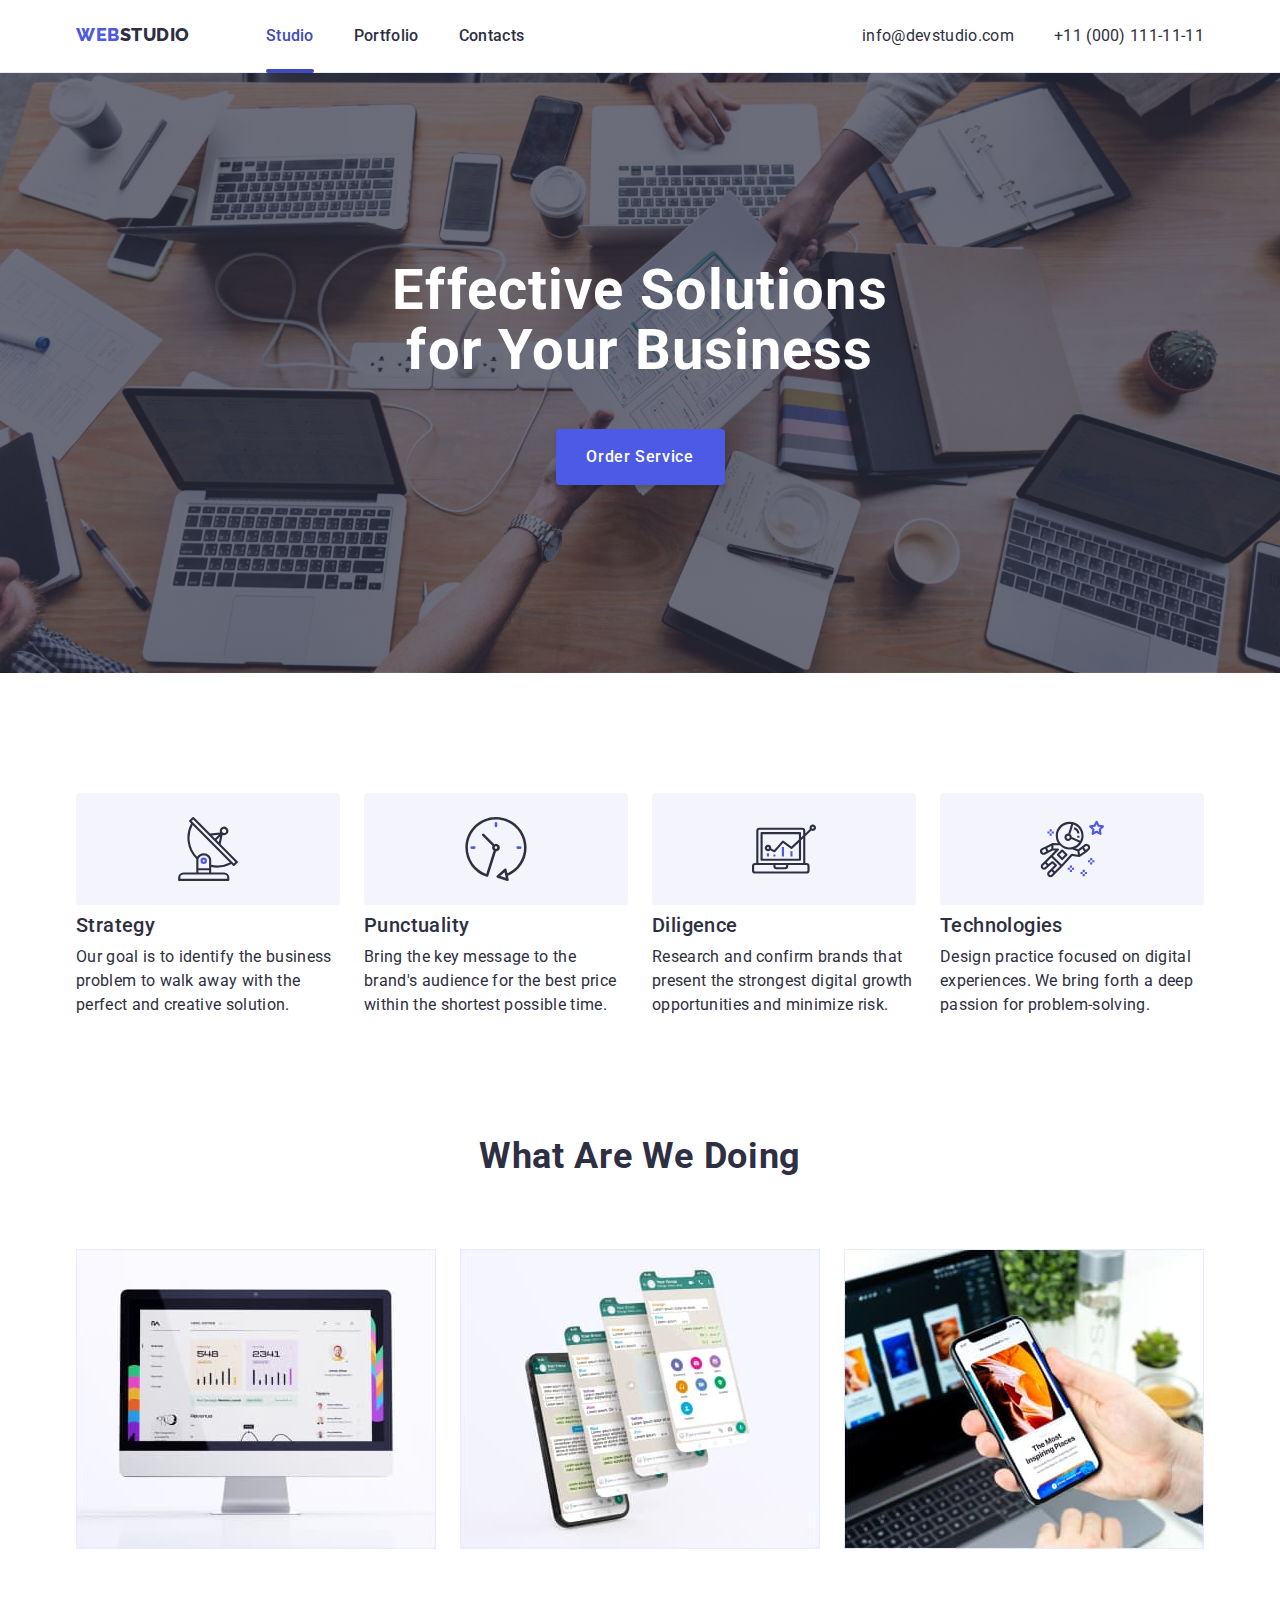
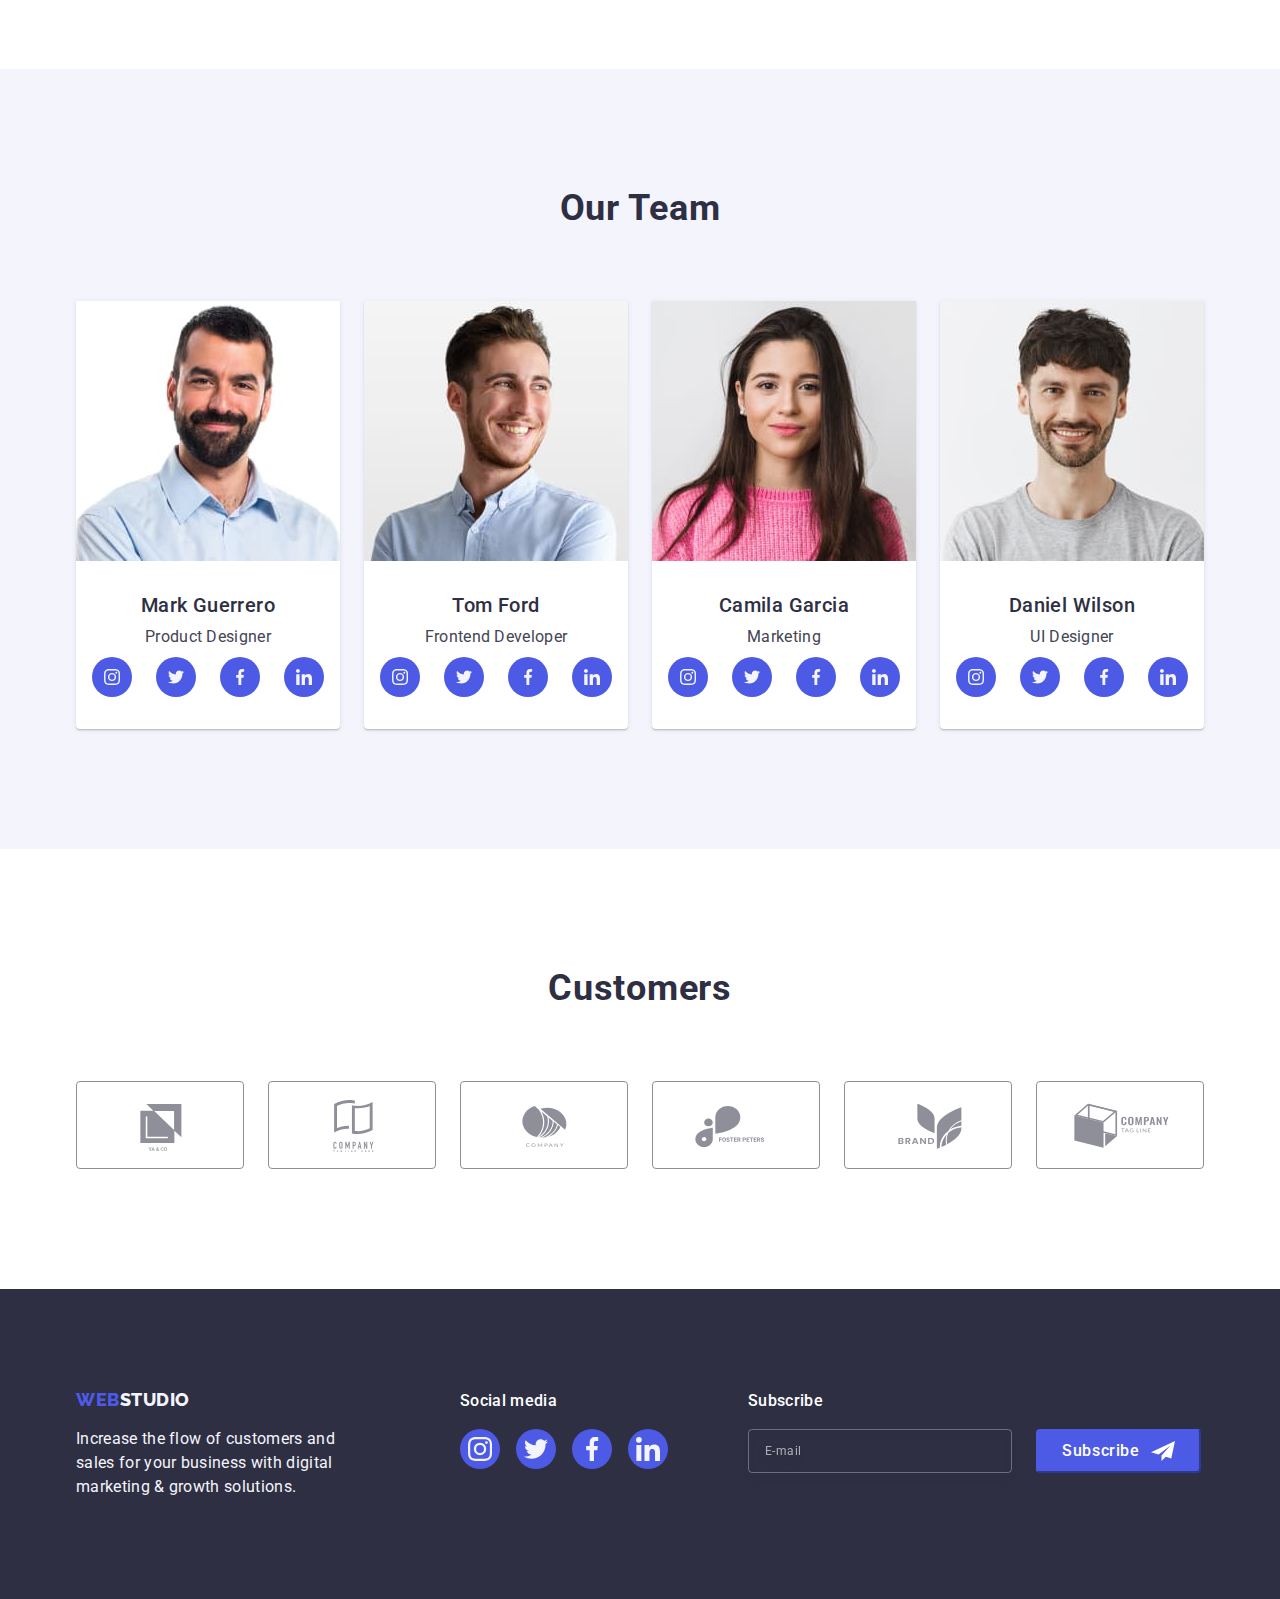
<file: index.html>
<!DOCTYPE html>
<html lang="en">
  <head>
    <meta charset="UTF-8" />
    <meta name="viewport" content="width=device-width, initial-scale=1.0" />

    <link rel="preconnect" href="https://fonts.googleapis.com" />
    <link rel="preconnect" href="https://fonts.gstatic.com" crossorigin />

    <link
      href="https://fonts.googleapis.com/css2?family=Raleway:ital,wght@0,800;1,800&family=Roboto:wght@400;500;700&display=swap"
      rel="stylesheet"
    />

    <link
      rel="stylesheet"
      href="https://cdn.jsdelivr.net/npm/modern-normalize@2.0.0/modern-normalize.min.css"
    />

    <link rel="stylesheet" href="./css/styles.css" />

    <title>WebStudio</title>
  </head>
  <body>
    <header class="header-studio">
      <div class="container">
        <nav class="header-studio-nav">
          <a href="./index.html" class="link nav-logo"
            >Web<span class="header-second-logo">Studio</span></a
          >
          <ul class="list nav-list">
            <li class="nav-list-item">
              <a class="link nav-item-link current" href="./index.html">Studio</a>
            </li>
            <li class="nav-list-item">
              <a class="link nav-item-link" href="./portfolio.html"
                >Portfolio</a
              >
            </li>
            <li class="nav-list-item">
              <a class="link nav-item-link" href="">Contacts</a>
            </li>
          </ul>
        </nav>

        <address class="header-studio-address">
          <ul class="list address-list">
            <li class="adress-list-item">
              <a class="link address-item-link" href="mailto:info@devstudio.com"
                >info@devstudio.com</a
              >
            </li>
            <li class="adress-list-item">
              <a class="link address-item-link" href="tel:+110001111111"
                >+11 (000) 111-11-11</a
              >
            </li>
          </ul>
        </address>
      </div>
    </header>
    <main class="main-studio">
      <!-- Section 1: Hero -->
      <section class="hero">
        <div class="container">
          <h1 class="hero-title">Effective Solutions for Your Business</h1>
          <button class="btn hero-btn" type="button" data-modal-open>Order Service</button>
        </div>
      </section>
      <!-- Section 2:  Features -->
      <section class="features section">
        <div class="container">
          <h2 class="visually-hidden">Products</h2>
          <ul class="list fratures-list card-set">
            <li class="features-list-item card-set-item">
              <div class="feater-icon-wrap">
                <svg class="featers-item-icon" width="64" height="64">
                  <use href="./images/icons.svg#icon-antenna"></use>
                </svg>
              </div>
              <h3 class="features-item-title">Strategy</h3>
              <p class="features-item-text">
                Our goal is to identify the business problem to walk away with
                the perfect and creative solution.
              </p>
            </li>
            <li class="features-list-item card-set-item">
              <div class="feater-icon-wrap">
                <svg class="featers-item-icon" width="64" height="64">
                  <use href="./images/icons.svg#icon-clock"></use>
                </svg>
              </div>
              <h3 class="features-item-title">Punctuality</h3>
              <p class="features-item-text">
                Bring the key message to the brand's audience for the best price
                within the shortest possible time.
              </p>
            </li>
            <li class="features-list-item card-set-item">
              <div class="feater-icon-wrap">
                <svg class="featers-item-icon" width="64" height="64">
                  <use href="./images/icons.svg#icon-diagram"></use>
                </svg>
              </div>
              <h3 class="features-item-title">Diligence</h3>
              <p class="features-item-text">
                Research and confirm brands that present the strongest digital
                growth opportunities and minimize risk.
              </p>
            </li>
            <li class="features-list-item card-set-item">
              <div class="feater-icon-wrap">
                <svg class="featers-item-icon" width="64" height="64">
                  <use href="./images/icons.svg#icon-astronaut"></use>
                </svg>
              </div>
              <h3 class="features-item-title">Technologies</h3>
              <p class="features-item-text">
                Design practice focused on digital experiences. We bring forth a
                deep passion for problem-solving.
              </p>
            </li>
          </ul>
        </div>
      </section>
      <!-- Section 3: Products -->
      <section class="products section">
        <div class="container">
          <h2 class="title products-title">What are we doing</h2>
          <ul class="list products-list card-set">
            <li class="products-list-item card-set-item">
              <img
                class="products-item-img"
                src="./images/studio/our_work_1.jpg"
                alt="Development of desktop apps"
                width="360"
                height="300"
              />
            </li>
            <li class="products-list-item card-set-item">
              <img
                class="products-item-img"
                src="./images/studio/our_work_2.jpg"
                alt="Development of mobile apps"
                width="360"
                height="300"
              />
            </li>
            <li class="products-list-item card-set-item">
              <img
                class="products-item-img"
                src="./images/studio/our_work_3.jpg"
                alt="Development of desktop and mobile apps"
                width="360"
                height="300"
              />
            </li>
          </ul>
        </div>
      </section>
      <!-- Section 4: Team -->
      <section class="team section">
        <div class="container">
          <h2 class="title team-title">Our Team</h2>
          <ul class="list team-list card-set">
            <li class="team-list-item card-set-item">
              <img
                class="team-item-img"
                src="./images/studio/team_img_4.jpg"
                alt="Mark Guerrero"
                width="264"
                height="260"
              />
              <div class="team-desc-container">
                <h3 class="team-item-title">Mark Guerrero</h3>
                <p class="team-item-text">Product Designer</p>
                <ul class="team-icon-list list">
                  <li class="team-icon-item">
                    <a href="https://www.instagram.com" class="link team-social-link">
                      <svg class="team-social-icon" width="16" height="16">
                        <use href="./images/icons.svg#icon-instagram"></use>
                      </svg>
                    </a>
                  </li>
                  <li class="team-icon-item">
                   <a href="https://twitter.com" class="link team-social-link">
                      <svg class="team-social-icon" width="16" height="16">
                        <use href="./images/icons.svg#icon-twitter"></use>
                      </svg>
                   </a>
                  </li>
                  <li class="team-icon-item">
                    <a href="https://www.facebook.com" class="link team-social-link">
                      <svg class="team-social-icon" width="16" height="16">
                        <use href="./images/icons.svg#icon-facebook"></use>
                      </svg>
                    </a>
                  </li>
                  <li class="team-icon-item">
                    <a href="https://www.linkedin.com" class="link team-social-link">
                      <svg class="team-social-icon" width="16" height="16">
                        <use href="./images/icons.svg#icon-linkedin"></use>
                      </svg>
                    </a>
                  </li>
                </ul>
              </div>
            </li>
            <li class="team-list-item card-set-item">
              <img
                class="team-item-img"
                src="./images/studio/team_img_3.jpg"
                alt="Tom Ford"
                width="264"
                height="260"
              />
              <div class="team-desc-container">
                <h3 class="team-item-title">Tom Ford</h3>
                <p class="team-item-text">Frontend Developer</p>
                <ul class="team-icon-list list">
                  <li class="team-icon-item">
                    <a href="https://www.instagram.com" class="link team-social-link">
                      <svg class="team-social-icon" width="16" height="16">
                        <use href="./images/icons.svg#icon-instagram"></use>
                      </svg>
                    </a>
                  </li>
                  <li class="team-icon-item">
                    <a href="https://twitter.com" class="link team-social-link">
                      <svg class="team-social-icon" width="16" height="16">
                        <use href="./images/icons.svg#icon-twitter"></use>
                      </svg>
                    </a>
                  </li>
                  <li class="team-icon-item">
                    <a href="https://www.facebook.com" class="link team-social-link">
                      <svg class="team-social-icon" width="16" height="16">
                        <use href="./images/icons.svg#icon-facebook"></use>
                      </svg>
                    </a>
                  </li>
                  <li class="team-icon-item">
                    <a href="https://www.linkedin.com" class="link team-social-link">
                      <svg class="team-social-icon" width="16" height="16">
                        <use href="./images/icons.svg#icon-linkedin"></use>
                      </svg>
                    </a>
                  </li>
                </ul>
              </div>
            </li>
            <li class="team-list-item card-set-item">
              <img
                class="team-item-img"
                src="./images/studio/team_img_2.jpg"
                alt="Camila Garcia"
                width="264"
                height="260"
              />
              <div class="team-desc-container">
                <h3 class="team-item-title">Camila Garcia</h3>
                <p class="team-item-text">Marketing</p>
                <ul class="team-icon-list list">
                  <li class="team-icon-item">
                    <a href="https://www.instagram.com" class="link team-social-link">
                      <svg class="team-social-icon" width="16" height="16">
                        <use href="./images/icons.svg#icon-instagram"></use>
                      </svg>
                    </a>
                  </li>
                  <li class="team-icon-item">
                    <a href="https://twitter.com" class="link team-social-link">
                      <svg class="team-social-icon" width="16" height="16">
                        <use href="./images/icons.svg#icon-twitter"></use>
                      </svg>
                    </a>
                  </li>
                  <li class="team-icon-item">
                    <a href="https://www.facebook.com" class="link team-social-link">
                      <svg class="team-social-icon" width="16" height="16">
                        <use href="./images/icons.svg#icon-facebook"></use>
                      </svg>
                    </a>
                  </li>
                  <li class="team-icon-item">
                    <a href="https://www.linkedin.com" class="link team-social-link">
                      <svg class="team-social-icon" width="16" height="16">
                        <use href="./images/icons.svg#icon-linkedin"></use>
                      </svg>
                    </a>
                  </li>
                </ul>
              </div>
            </li>
            <li class="team-list-item card-set-item">
              <img
                class="team-item-img"
                src="./images/studio/team_img_1.jpg"
                alt="Daniel Wilson"
                width="264"
                height="260"
              />
              <div class="team-desc-container">
                <h3 class="team-item-title">Daniel Wilson</h3>
                <p class="team-item-text">UI Designer</p>
                <ul class="team-icon-list list">
                  <li class="team-icon-item">
                    <a href="https://www.instagram.com" class="link team-social-link">
                      <svg class="team-social-icon" width="16" height="16">
                        <use href="./images/icons.svg#icon-instagram"></use>
                      </svg>
                    </a>
                  </li>
                  <li class="team-icon-item">
                    <a href="https://twitter.com" class="link team-social-link">
                      <svg class="team-social-icon" width="16" height="16">
                        <use href="./images/icons.svg#icon-twitter"></use>
                      </svg>
                    </a>
                  </li>
                  <li class="team-icon-item">
                    <a href="https://www.facebook.com" class="link team-social-link">
                      <svg class="team-social-icon" width="16" height="16">
                        <use href="./images/icons.svg#icon-facebook"></use>
                      </svg>
                    </a>
                  </li>
                  <li class="team-icon-item">
                    <a href="https://www.linkedin.com" class="link team-social-link">
                      <svg class="team-social-icon" width="16" height="16">
                        <use href="./images/icons.svg#icon-linkedin"></use>
                      </svg>
                    </a>
                  </li>
                </ul>
              </div>
            </li>
          </ul>
        </div>
      </section>
      <!-- Section 5:Clients -->
      <section class="clients section">
        <div class="container">
          <h2 class="title client-title">Customers</h2>
          <ul class="clients--list list">
            <li class="clients-item">
              <svg class="clients-icon" width="104" height="56">
                <use href="./images/icons.svg#icon-Logo"></use>
              </svg>
            </li>
            <li class="clients-item">
              <svg class="clients-icon" width="104" height="56">
                <use href="./images/icons.svg#icon-Logo-1"></use>
              </svg>
            </li>
            <li class="clients-item">
              <svg class="clients-icon" width="104" height="56">
                <use href="./images/icons.svg#icon-Logo-2"></use>
              </svg>
            </li>
            <li class="clients-item">
              <svg class="clients-icon" width="104" height="56">
                <use href="./images/icons.svg#icon-Logo-3"></use>
              </svg>
            </li>
            <li class="clients-item">
              <svg class="clients-icon" width="104" height="56">
                <use href="./images/icons.svg#icon-Logo-4"></use>
              </svg>
            </li>
            <li class="clients-item">
              <svg class="clients-icon" width="104" height="56">
                <use href="./images/icons.svg#icon-Logo-5"></use>
              </svg>
            </li>
          </ul>
        </div>
      </section>
    </main>
    <footer class="footer-studio">
      <div class="container">
        <div class="footer-txt-wrap">
          <a class="link footer-studio-logo" href="./index.html"
            >Web<span class="footer-second-logo">Studio</span></a
          >
          <p class="footer-studio-text">
            Increase the flow of customers and sales for your business with
            digital marketing & growth solutions.
          </p>
        </div>
        <div class="footer-soc-wrap">
          <p class="soc-desc">Social media</p>
          <ul class="soc-list list">
            <li class="soc-item">
              <svg class="soc-icon" width="24" height="24">
                <use href="./images/icons.svg#icon-instagram"></use>
              </svg>
            </li>
            <li class="soc-item">
              <svg class="soc-icon" width="24" height="24">
                <use href="./images/icons.svg#icon-twitter"></use>
              </svg>
            </li>
            <li class="soc-item">
              <svg class="soc-icon" width="24" height="24">
                <use href="./images/icons.svg#icon-facebook"></use>
              </svg>
            </li>
            <li class="soc-item">
              <svg class="soc-icon" width="24" height="24">
                <use href="./images/icons.svg#icon-linkedin"></use>
              </svg>
            </li>
          </ul>
        </div>
        <div class="subscribe-footer">
          <p class="soc-desc">Subscribe</p>
          <form action="#" class="footer-subscribe-form">
            <input
              class="footer-email-input"
              type="email"
              name="email"
              placeholder="E-mail"
              required
            />
            <button type="submit" class="subscribe-btn btn">
              Subscribe
              <svg class="send-btn-icon" width="24" height="24">
                <use href="./images/icons.svg#icon-send"></use>
              </svg>
            </button>
          </form>
        </div>
      </div>
    </footer>

    <div class="backdrop is-hidden" data-modal>
      <div class="modal">
        <button class="btn close-modal-btn" type="button" data-modal-close>
          <svg class="modal-close-icon" width="8" height="8">
            <use href="./images/icons.svg#icon-x_sign"></use>
          </svg>
        </button>
        <p class="modal-title">Leave your contacts and we will call you back</p>
        <form action="#" class="modal-form">
          <div class="input-wrap">
            <label class="label" for="user-name">Name</label>
            <div class="input-wrapper">
              <input class="modal-input" 
                name="user-name" 
                type="text" 
                id="user-name" 
                required
                minlength="2"
                pattern="^[a-zA-Z]+$"
                title="Username must be more than 2 symbols length and consists letters from a-z and A-Z">
              <svg class="modal-input-icon" width="18" height="24">
                <use href="./images/icons.svg#icon-person"></use>
              </svg>
            </div>
          </div>

          <div class="input-wrap">
            <label class="label" for="user-phone">Phone</label>
            <div class="input-wrapper">
              <input class="modal-input" name="user-phone" type="tel" id="user-phone" required>
              <svg class="modal-input-icon" width="18" height="24">
                <use href="./images/icons.svg#icon-phone"></use>
              </svg>
            </div>
          </div>

          <div class="input-wrap">
            <label class="label" for="user-email">Email</label>
            <div class="input-wrapper">
              <input class="modal-input" name="user-email" type="email" id="user-email">
              <svg class="modal-input-icon" width="18" height="24">
                <use href="./images/icons.svg#icon-email"></use>
              </svg>
            </div>
          </div>

        <div class="input-wrap">
            <label class="label" for="modal-text">Comment</label>
            <textarea class="textarea" name="modal-text" id="modal-text" rows="6" placeholder="Text input"></textarea>
        </div>
        
          <div class="policy-wrap">
            <input
              class="policy-checkbox visually-hidden"
              type="checkbox"
              name="policy"
              id="policy"
              value="true"
              required
            />
            <label class="checkbox-text" for="policy"
              ><span>
                <svg class="policy-tick-icon" width="10" height="8">
                  <use href="./images/icons.svg#icon-tick"></use>
                </svg>
              </span>
              I accept the terms and conditions of the
              <a class="link policy-link" href=""> Privacy Policy</a>
            </label>
          </div>

          <button class="btn modal-submit-btn" type="submit">
            Send
          </button>
        
        </form>
      </div>
    </div>
    <script src="./js/modal.js"></script>
  </body>
</html>
</file>
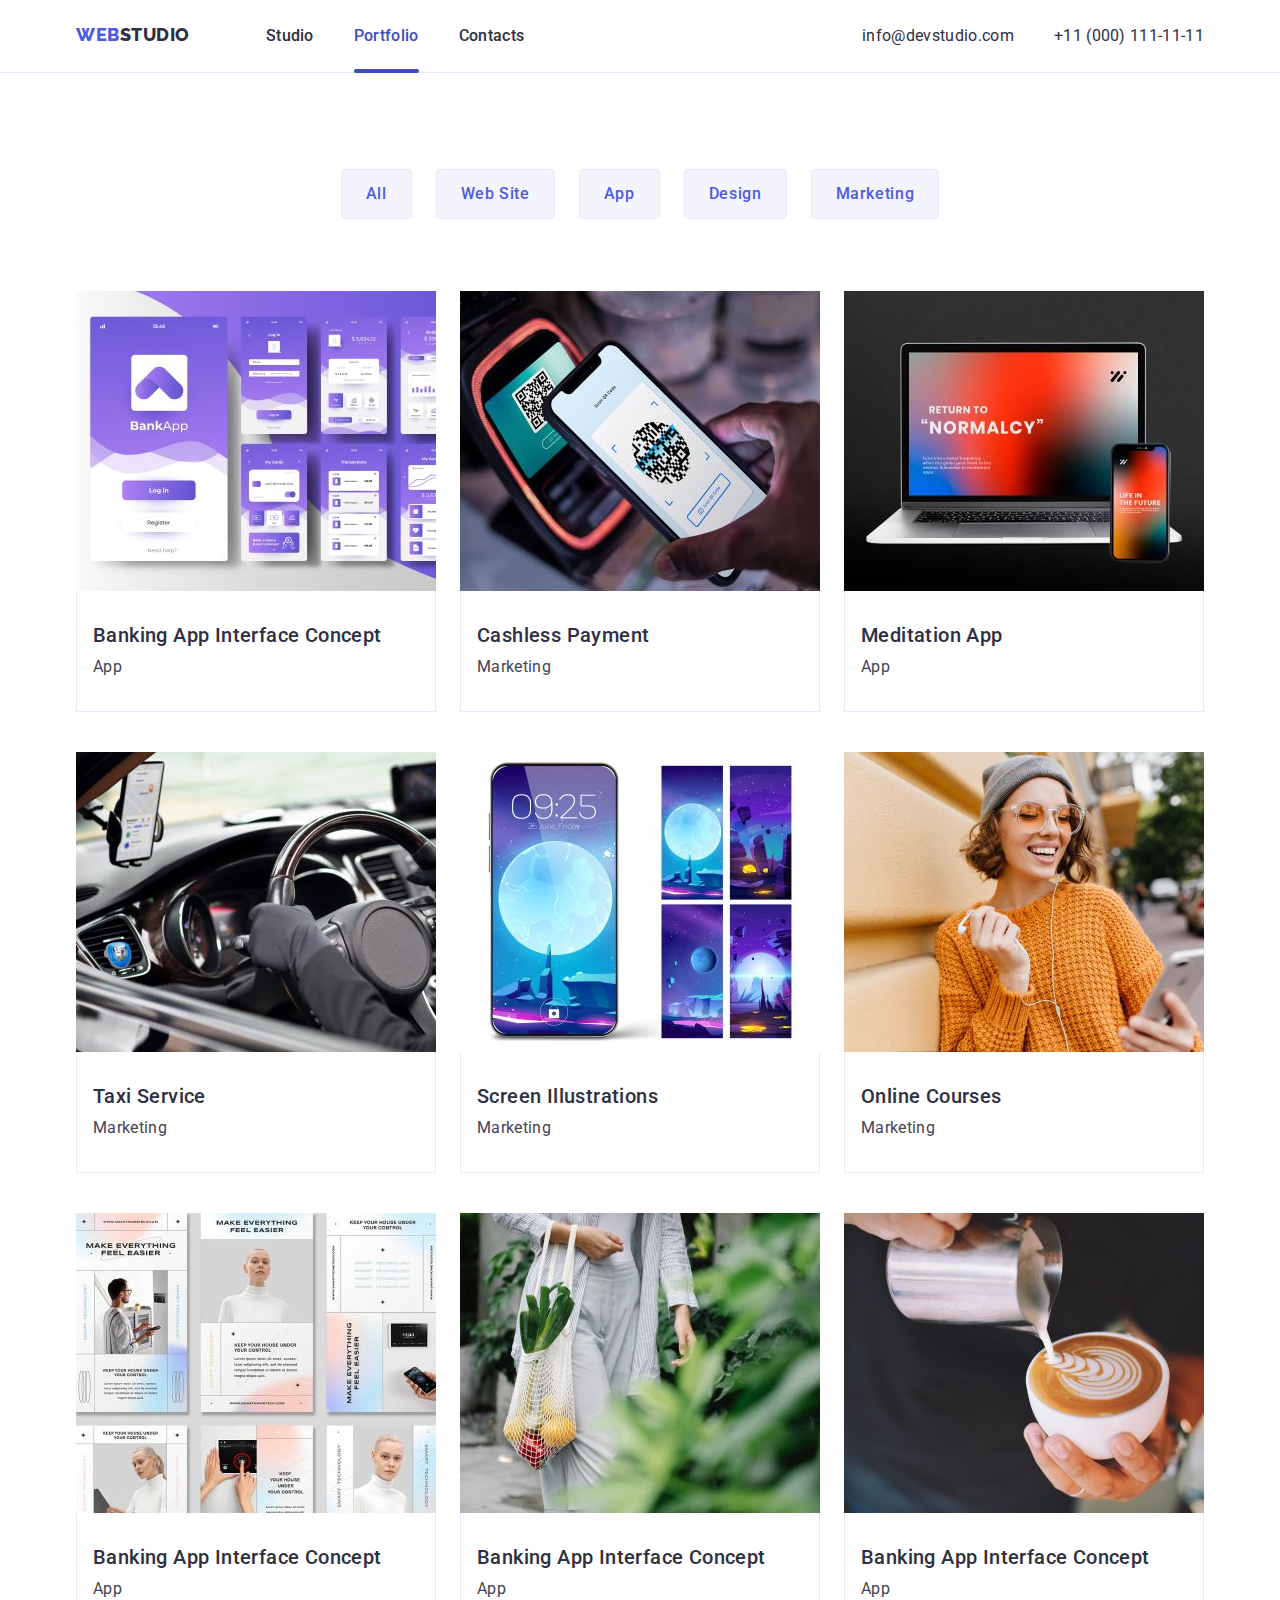
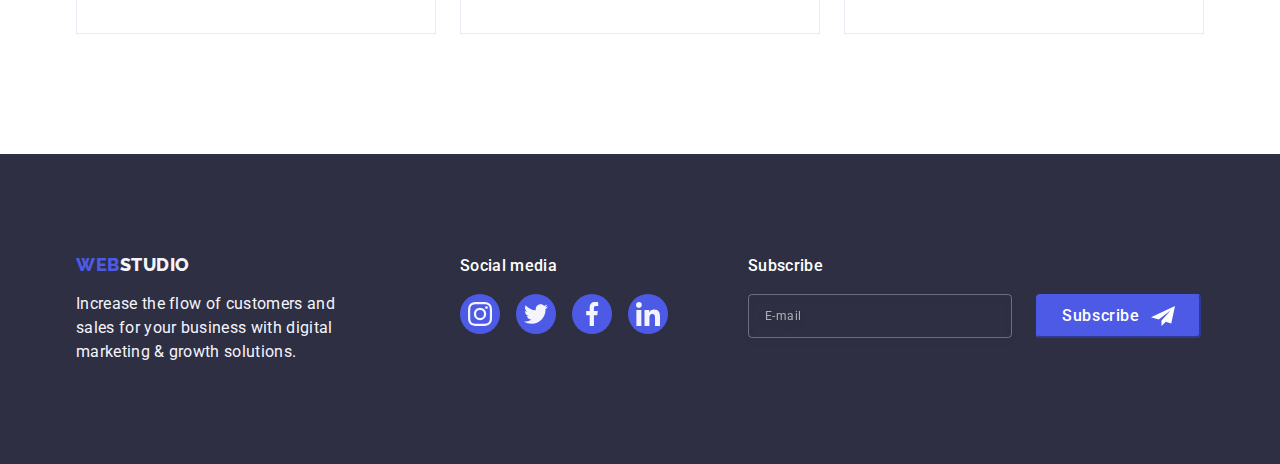
<file: portfolio.html>
<!DOCTYPE html>
<html lang="en">
  <head>
    <meta charset="UTF-8" />
    <meta name="viewport" content="width=device-width, initial-scale=1.0" />

    <link rel="preconnect" href="https://fonts.googleapis.com" />
    <link rel="preconnect" href="https://fonts.gstatic.com" crossorigin />
    <link
      href="https://fonts.googleapis.com/css2?family=Raleway:ital,wght@0,800;1,800&family=Roboto:wght@400;500;700&display=swap"
      rel="stylesheet"
    />

    <link
      rel="stylesheet"
      href="https://cdn.jsdelivr.net/npm/modern-normalize@2.0.0/modern-normalize.min.css"
    />

    <link rel="stylesheet" href="./css/styles.css" />

    <title>Portfolio</title>
  </head>
  <body>
    <header class="header-portfolio">
      <div class="container">
        <nav class="header-portfolio-nav">
          <a class="link nav-logo" href="./index.html"
            >Web<span class="header-second-logo">Studio</span></a
          >
          <ul class="list nav-list">
            <li class="nav-list-item">
              <a class="link nav-item-link" href="./index.html">Studio</a>
            </li>
            <li class="nav-list-item">
              <a class="link nav-item-link current" href="./portfolio.html"
                >Portfolio</a
              >
            </li>
            <li class="nav-list-item">
              <a class="link nav-item-link" href="">Contacts</a>
            </li>
          </ul>
        </nav>
        <addres class="header-portfolio-address">
          <ul class="list address-list">
            <li class="address-list-item">
              <a class="link address-item-link" href="mailto:info@devstudio.com"
                >info@devstudio.com</a
              >
            </li>
            <li class="address-list-item">
              <a class="link address-item-link" href="tel:+110001111111"
                >+11 (000) 111-11-11</a
              >
            </li>
          </ul>
        </addres>
      </div>
    </header>
    <main class="main-portfolio">
      <section class="main-projects">
        <div class="container">
          <h1 class="visually-hidden">Projects</h1>

          <ul class="list projects-filter-list">
            <li class="filter-list-item">
              <button class="btn filter-item-btn" type="button">All</button>
            </li>
            <li class="filter-list-item">
              <button class="btn filter-item-btn" type="button">
                Web Site
              </button>
            </li>
            <li class="filter-list-item">
              <button class="btn filter-item-btn" type="button">App</button>
            </li>
            <li class="filter-list-item">
              <button class="btn filter-item-btn" type="button">Design</button>
            </li>
            <li class="filter-list-item">
              <button class="btn filter-item-btn" type="button">
                Marketing
              </button>
            </li>
          </ul>
          <ul class="list projects-list card-set">
            <li class="projects-list-item card-set-item">
              <a class="projects-link link" href="">
                <div class="project-item-wrap">
                  <img
                    class="projects-item-img"
                    src="./images/portfolio/img-1.jpg"
                    alt="Banking App Interface"
                    width="360"
                    height="300"
                  />
                  <div class="project-wrap">
                    <p class="project-txt">14 Stylish and User-Friendly App Design Concepts · Task Manager App · Calorie Tracker App · Exotic Fruit Ecommerce App · Cloud Storage App</p>
                  </div>
                </div>
                <div class="project-desc-container">
                  <h2 class="projects-item-title">
                    Banking App Interface Concept
                  </h2>
                  <p class="projects-item-text">App</p>
                </div>
              </a>
            </li>
            <li class="projects-list-item card-set-item">
              <a class="projects-link link" href="">
                <div class="project-item-wrap">
              <img
                class="projects-item-img"
                src="./images/portfolio/img-2.jpg"
                alt="Cashless Payment"
              />
                <div class="project-wrap">
                    <p class="project-txt">14 Stylish and User-Friendly App Design Concepts · Task Manager App · Calorie Tracker App · Exotic Fruit Ecommerce App · Cloud Storage App</p>
                  </div>
                </div>
              <div class="project-desc-container">
                <h2 class="projects-item-title">Cashless Payment</h2>
                <p class="projects-item-text">Marketing</p>
              </div>
              </a>
            </li>
            <li class="projects-list-item card-set-item">
              <a class="projects-link link" href="">
                <div class="project-item-wrap">
              <img
                class="projects-item-img"
                src="./images/portfolio/img-3.jpg"
                alt="Meditation App"
              />
              <div class="project-wrap">
                    <p class="project-txt">14 Stylish and User-Friendly App Design Concepts · Task Manager App · Calorie Tracker App · Exotic Fruit Ecommerce App · Cloud Storage App</p>
                  </div>
                </div>
              <div class="project-desc-container">
                <h2 class="projects-item-title">Meditation App</h2>
                <p class="projects-item-text">App</p>
              </div>
              </a>
            </li>
            <li class="projects-list-item card-set-item">
              <a class="projects-link link" href="">
                <div class="project-item-wrap">
              <img
                class="projects-item-img"
                src="./images/portfolio/img-4.jpg"
                alt="Taxi Service"
              />
              <div class="project-wrap">
                    <p class="project-txt">14 Stylish and User-Friendly App Design Concepts · Task Manager App · Calorie Tracker App · Exotic Fruit Ecommerce App · Cloud Storage App</p>
                  </div>
                </div>
              <div class="project-desc-container">
                <h2 class="projects-item-title">Taxi Service</h2>
                <p class="projects-item-text">Marketing</p>
              </div>
              </a>
            </li>
            <li class="projects-list-item card-set-item">
              <a class="projects-link link" href="">
                <div class="project-item-wrap">
              <img
                class="projects-item-img"
                src="./images/portfolio/img-5.jpg"
                alt="Screen Illustrations"
              />
              <div class="project-wrap">
                    <p class="project-txt">14 Stylish and User-Friendly App Design Concepts · Task Manager App · Calorie Tracker App · Exotic Fruit Ecommerce App · Cloud Storage App</p>
                  </div>
                </div>
              <div class="project-desc-container">
                <h2 class="projects-item-title">Screen Illustrations</h2>
                <p class="projects-item-text">Marketing</p>
              </div>
              </a>
            </li>
            <li class="projects-list-item card-set-item">
              <a class="projects-link link" href="">
                <div class="project-item-wrap">
              <img
                class="projects-item-img"
                src="./images/portfolio/img-6.jpg"
                alt="Online Courses"
              />
              <div class="project-wrap">
                    <p class="project-txt">14 Stylish and User-Friendly App Design Concepts · Task Manager App · Calorie Tracker App · Exotic Fruit Ecommerce App · Cloud Storage App</p>
                  </div>
                </div>
              <div class="project-desc-container">
                <h2 class="projects-item-title">Online Courses</h2>
                <p class="projects-item-text">Marketing</p>
              </div>
              </a>
            </li>
            <li class="projects-list-item card-set-item">
              <a class="projects-link link" href="">
                <div class="project-item-wrap">
                  <img
                    class="projects-item-img"
                    src="./images/portfolio/img-7.jpg"
                    alt="Banking App Interface"
                    width="360"
                    height="300"
                  />
                  <div class="project-wrap">
                    <p class="project-txt">14 Stylish and User-Friendly App Design Concepts · Task Manager App · Calorie Tracker App · Exotic Fruit Ecommerce App · Cloud Storage App</p>
                  </div>
                </div>
                <div class="project-desc-container">
                  <h2 class="projects-item-title">
                    Banking App Interface Concept
                  </h2>
                  <p class="projects-item-text">App</p>
                </div>
              </a>
            </li>
            <li class="projects-list-item card-set-item">
              <a class="projects-link link" href="">
                <div class="project-item-wrap">
                  <img
                    class="projects-item-img"
                    src="./images/portfolio/img-8.jpg"
                    alt="Banking App Interface"
                    width="360"
                    height="300"
                  />
                  <div class="project-wrap">
                    <p class="project-txt">14 Stylish and User-Friendly App Design Concepts · Task Manager App · Calorie Tracker App · Exotic Fruit Ecommerce App · Cloud Storage App</p>
                  </div>
                </div>
                <div class="project-desc-container">
                  <h2 class="projects-item-title">
                    Banking App Interface Concept
                  </h2>
                  <p class="projects-item-text">App</p>
                </div>
              </a>
            </li>
            <li class="projects-list-item card-set-item">
              <a class="projects-link link" href="">
                <div class="project-item-wrap">
                  <img
                    class="projects-item-img"
                    src="./images/portfolio/img-9.jpg"
                    alt="Banking App Interface"
                    width="360"
                    height="300"
                  />
                  <div class="project-wrap">
                    <p class="project-txt">14 Stylish and User-Friendly App Design Concepts · Task Manager App · Calorie Tracker App · Exotic Fruit Ecommerce App · Cloud Storage App</p>
                  </div>
                </div>
                <div class="project-desc-container">
                  <h2 class="projects-item-title">
                    Banking App Interface Concept
                  </h2>
                  <p class="projects-item-text">App</p>
                </div>
              </a>
            </li>
          </ul>
        </div>
      </section>
    </main>
    <footer class="footer-portfolio">
      <div class="container">
        <div class="footer-txt-wrap">
          <a class="link footer-portfolio-logo" href="./index.html"
            >Web<span class="footer-second-logo">Studio</span></a
          >
          <p class="footer-portfolio-text">
            Increase the flow of customers and sales for your business with
            digital marketing & growth solutions.
          </p>
        </div>

        <div class="footer-soc-wrap">
          <p class="soc-desc">Social media</p>
          <ul class="soc-list list">
            <li class="soc-item">
              <svg class="soc-icon" width="24" height="24">
                <use href="./images/icons.svg#icon-instagram"></use>
              </svg>
            </li>
            <li class="soc-item">
              <svg class="soc-icon" width="24" height="24">
                <use href="./images/icons.svg#icon-twitter"></use>
              </svg>
            </li>
            <li class="soc-item">
              <svg class="soc-icon" width="24" height="24">
                <use href="./images/icons.svg#icon-facebook"></use>
              </svg>
            </li>
            <li class="soc-item">
              <svg class="soc-icon" width="24" height="24">
                <use href="./images/icons.svg#icon-linkedin"></use>
              </svg>
            </li>
          </ul>
      </div>
      <div class="subscribe-footer">
          <p class="soc-desc">Subscribe</p>
          <form action="#" class="footer-subscribe-form">
            <input
              class="footer-email-input"
              type="email"
              name="email"
              placeholder="E-mail"
              required
            />
            <button type="submit" class="subscribe-btn btn">
              Subscribe
              <svg class="send-btn-icon" width="24" height="24">
                <use href="./images/icons.svg#icon-send"></use>
              </svg>
            </button>
          </form>
        </div>
        </div>
    </footer>
  </body>
</html>
</file>
<file: css/styles.css>
:root {
    /*  Colors */
    --title-color: #2E2F42;       /* title,button, logo, background */
    --accent-color: #404BBF;      /* hover,focus */
    --text-color: #434455;        /* text and address*/
    --back-hero-color: #FFFFFF;   /* hero's text, background and text(hover,focus)*/
    --back-footer-color: #F4F4FD; /* logo, btn(background -text and -color)*/
    --logo-btn-color: #4D5AE5;    /* logo,btn text and background*/
    --logo-border-color: #e7e9fc;/* logo-footer,btn border*/
    --client-icon: #8E8F99;
    --soc-icon-hover: #31D0AA;
    --modal-bgr: #FCFCFC;
    /* Fonts */
    --title-hero-weight: 500;

    /* Gaps */
    --items: 4;
    --gap: 24px;
    --gap-nav: 40px;
    --gap-soc-footer: 16px;

    /* Margins */
    --mb-title: 72px;     
    --mb-desc: 8px;

    --mb-modal: 24px;
    --mb-soc-footer: 16px;

    /* Padding */
    --pt-section: 120px;
    --pb-section: 120px;

    --pt-footer: 100px;
    --pb-footer: 100px;

    --ptb-portfolio-cards: 32px;
    --prl-portfolio-cards: 16px;

    /* animation */
    --timing-duration: 250ms;
    --timing-function: cubic-bezier(0.4, 0, 0.2, 1);
}

/* #region Common styles */

body{
    font-family: 'Roboto', sans-serif;
    font-size: 16px;
    line-height: 1.5;
    letter-spacing: 0.32px;
    color: var(--title-color);
}

h1,h2,h3,h4,h5,h6,p {
    margin: 0;
    padding: 0;
}

ul {
    margin: 0;
    padding: 0;
}

img {
    display: block;
    max-width: 100%;
}

.title {
    font-size: 36px;
    line-height: 1.11;
    letter-spacing: 0.72px;
    text-transform: capitalize;
    text-align: center;
}

.link {
    text-decoration: none;
}

.list {
    list-style-type: none;
}

.btn {
    font-family: inherit;
    font-weight: var(--title-hero-weight);
    line-height: inherit;
    letter-spacing: 0.64px;
    cursor: pointer;
}

.container {
    width: 1158px;
    margin: 0 auto;
    padding: 0 15px;
}

.section {
    padding-top: var(--pt-section);
}

.card-set {
    display: flex;
    flex-wrap: wrap;
    gap: var(--gap);
}

.card-set-item {
    flex-basis: calc((100% - (var(--items) - 1) * var(--gap)) / var(--items));
}

/* #endregion */

/* #region Header */

.header-portfolio, 
.header-studio{
    border-bottom: 1px solid var(--logo-border-color);
}

.header-studio .container,
.header-portfolio .container {
    display: flex;
    align-items: center;
    justify-content: space-between;
}

.header-studio-nav,
.header-portfolio-nav {
    display: flex;
    gap: 76px;
}

.nav-logo{
    display: block;
    padding: 24px 0;
}

.nav-logo,
.footer-studio-logo,
.footer-portfolio-logo {
    color: var(--logo-btn-color);
    font-family: Raleway;
    font-size: 18px;
    font-weight: 800;
    line-height: 1.17;
    letter-spacing: 0.54px;
    text-transform: uppercase;
}

.header-second-logo {
    color: var(--title-color);
}

.nav-list {
    display: flex;
    gap: var(--gap-nav);

}

/* .nav-list-item {} */

.nav-item-link,
.address-item-link {
    display: block;
    padding: 24px 0;
    color: inherit;
}

.nav-item-link {
    font-weight: var(--title-hero-weight);
    transition-property: color;
    transition-duration: var(--time-duration);
    transition-timing-function: var(--timing-function);
}

.nav-item-link.current {
    position: relative;
    color: var(--accent-color);
}

.nav-item-link.current::after {
    content: '';
    position: absolute;
    width: 100%;
    height: 4px;
    border-radius: 2px;
    left: 0;
    bottom: -1px;
    background-color: currentColor;
}

.nav-item-link:hover,
.nav-item-link:focus {
    color: var(--accent-color);
}

/* .header-studio-address {} */

.address-list {
    display: flex;
    gap: var(--gap-nav);
}

/* .adress-list-item {} */

.address-item-link {
    font-style: normal;
}

.address-item-link:hover,
.address-item-link:focus {
    color: var(--accent-color);
}

/* #endregion */

/* #region Hero */
.hero {
    padding: 188px 0;
    background-image: linear-gradient(rgba(46, 47, 66, 0.70), rgba(46, 47, 66, 0.70)), url(../images/studio/hero_img.jpg);
    background-repeat: no-repeat;
    background-position: center;
    background-size: cover;
    margin: 0 auto;
    max-width: 1440px;
}

.hero .container{
    text-align: center;

}

.hero-title {
    color: var(--back-hero-color);
    max-width: 496px;
    text-align: center;
    font-size: 56px;
    line-height: 1.07;
    letter-spacing: 1.12px;
    margin: 0 auto 48px auto;
}

.hero-btn {
    min-width: 169px;
    height: 56px;
    border-radius: 4px;
    color: var(--back-hero-color);
    background-color: var(--logo-btn-color);
    box-shadow: 0px 4px 4px rgba(0, 0, 0, 0.15);
    border-color: transparent;

    transition-property: background-color;
    transition-duration: var(--timing-duration);
    transition-timing-function: var(---timing-function);
}

.hero-btn:hover,
.hero-btn:focus {
    background-color: var(--accent-color);
}

/* #endregion */

/* #region Feature */

/* .features {} */

.features .container {
    display: flex;
}

.visually-hidden {
    position: absolute;
    white-space: nowrap;
    width: 1px;
    height: 1px;
    overflow: hidden;
    border: 0;
    padding: 0;
    clip: rect(0 0 0 0);
    clip-path: inset(50%);
    margin: -1px;
}

/* .fratures-list {} */

/* .features-list-item {} */
.feater-icon-wrap{
    display: flex;
    justify-content: center;
    align-items: center;
    width: 100%;
    height: 112px;

    border-radius: 4px;
    background-color: var(--back-footer-color);
    margin-bottom: var(--mb-desc);
}

/* .featers-item-icon {} */

.features-item-title,
.team-item-title,
.projects-item-title {
    margin-bottom: var(--mb-desc);
    
    font-weight: var(--title-hero-weight);
    font-size: 20px;
    line-height: 1.2;
    letter-spacing: 0.4px;
}

/* .features-item-text {} */

/* #endregion */

/* #region Products */
.products {
    padding-bottom: var(--pb-section);
}

.products-title {
    margin-bottom: var(--mb-title);
}

.products-list {
    --items: 3;
}

/* .products-list-item {} */

/* .products-item-img {} */
/* #endregion Products */

/* #region Team */
.team {
    background: var(--back-footer-color);  
    padding-bottom: var(--pb-section);
}

.team-desc-container {
    padding: 32px 16px;
    text-align: center;
}

.team-title {
    margin-bottom: var(--mb-title);
}

/* .team-list {} */

.team-list-item {
    border-radius: 0px 0px 4px 4px;
    background: var(--back-hero-color);
    box-shadow: 0px 2px 1px 0px rgba(46, 47, 66, 0.08), 0px 1px 1px 0px rgba(46, 47, 66, 0.16), 0px 1px 6px 0px rgba(46, 47, 66, 0.08);
}

/* .team-item-img {} */

.team-item-text {
    color: var(--text-color);
    margin-bottom: var(--mb-desc);
}

.team-icon-list {
    display: flex;
    gap: var(--gap);
    justify-content: center;
}


.team-icon-item {
    width: 40px;
    height: 40px;
}

.team-social-link{
    display: flex;
    align-items: center;
    justify-content: center;
    width: 100%;
    height: 100%;
    background-color: var(--logo-btn-color);
    border-radius: 50%;
    color: var(--back-footer-color);

    transition-property: background-color;
    transition-duration: var(--timing-duration);
    transition-timing-function: var(--timing-function);
}

.team-social-link:hover,
.team-social-link:focus {
    background-color: var(--accent-color);
}

.team-social-icon {
    fill: currentColor;
}



/* #endregion Team */

/* #region Clients */

.clients {
    padding-bottom: var(--pb-section);
}

.client-title {
    margin-bottom: var(--mb-title);
}

.clients--list {
    display: flex;
    gap: var(--gap);
}

.clients-item {
    display: flex;
    justify-content: center;
    align-items: center;
    width: 168px;
    height: 88px;
    border: 1px solid var(--client-icon);
    border-radius: 4px;

    color: var(--client-icon);

    transition-property: border-color, color;
    transition-duration: var(--timing-duration);
    transition-timing-function: var(---timing-function);
}

.clients-item:hover,
.client-item:focus {
    border-color: var(--accent-color);
    color: var(--accent-color);
}

.clients-icon {
    fill: currentColor;
}


/* #endregion Clients */

/* #region Studio Footer */
.footer-studio,
.footer-portfolio{
    width: 100%;
    background: var(--title-color);
    padding-top: var(--pt-footer);
    padding-bottom: var(--pb-footer);
}

.footer-studio .container,
.footer-portfolio .container {
    display: flex;
    justify-content: flex-start;
}

.footer-txt-wrap {
    max-width: 264px;
    margin-right: 120px;
}

.footer-studio-logo,
.footer-portfolio-logo {
    display: block;
    margin-bottom: 17px;
}

.footer-second-logo {
    color: var(--back-footer-color);
}

.footer-studio-text,
.footer-portfolio-text {
    color: var(--back-footer-color);
    max-width: 264px;
}

.footer-soc-wrap {
    max-width: 208px;
    margin-right: 80px;
}

.soc-desc {
    font-weight: 500;
    color: var(--back-hero-color);
    margin-bottom: var(--mb-soc-footer);
}

.soc-list { 
    display: flex;
    gap:var(--gap-soc-footer)
}

.soc-item {
    display: flex;
    justify-content: center;
    align-items: center;

    width: 40px;
    height: 40px;

    border-radius: 50%;
    background-color: var(--logo-btn-color);
    color: var(--back-footer-color);
    transition-property: background-color;
    transition-duration: var(--timing-duration);
    transition-timing-function: var(--timing-function);
}

.soc-item:hover,
.soc-item:focus {
    background-color: var(--soc-icon-hover);
}

.soc-icon {
    fill: currentColor;
}

.footer-subscribe-form {
    display: flex;
    gap: var(--gap);
}

.footer-email-input {
    outline: none;
    background-color: transparent;
    border: 1px solid rgba(255, 255, 255, 0.3);
    filter: drop-shadow(0px 4px 4px rgba(0, 0, 0, 0.15));
    border-radius: 4px;
    min-width: 264px;
    min-height: 40px;
    padding: 8px 16px;
    color: var(--back-hero-color);
    font-size: 12px;
    line-height: 2;
    letter-spacing: 0.04em;
    margin: 0;
    transition-property: border-color;
    transition-duration: var(--timing-duration);
    transition-timing-function: var(--timing-function);
}

.footer-email-input::placeholder {
    color: rgba(255, 255, 255, 0.6);
}

.footer-email-input:hover,
.footer-email-input:focus {
    border-color: var(--accent-color);
}

.subscribe-btn {
    min-width: 165px;
    min-height: 40px;
    background-color: var(--logo-btn-color);
    border-color: var(--logo-btn-color);
    border-radius: 4px;
    color: var(--back-hero-color);
    font-weight: 500;
    font-size: inherit;
    padding: 8px 24px;

    display: flex;
    align-items: center;
    justify-content: space-between;

    transition-property: background-color, border-color;
    transition-duration: var(--timing-duration);
    transition-timing-function: var(--timing-function);
}

.send-btn-icon {
    fill: currentColor;
}

.subscribe-btn:hover,
.subscribe-btn:focus {
    background-color: var(--accent-color);
    border-color: var(--accent-color);
}

/* #endregion Studio Footer */



/* Portfolio */

/* #region Header */
/* .header-portfolio {} */

/* .header-portfolio-nav {} */

/* .header-portfolio-address {} */

/* #endregion Header */

/* #region Projects Portfolio */
/* .main-portfolio {} */

.main-projects {
    padding-top: 96px;
    padding-bottom: var(--pb-section);
}

.projects-filter-list {
    display: flex;
    gap: var(--gap);
    justify-content: center;
    margin-bottom: var(--mb-title);
}

/* .filter-list-item {} */

.filter-item-btn {
    color: var(--logo-btn-color);
    font-weight: var(--title-hero-weight);
    letter-spacing: 0.64px;

    padding: 12px var(--gap);

    border-radius: 4px;
    border: 1px solid var(--logo-border-color);
    background-color: var(--back-footer-color);
    transition-property: color, background-color, border-color, box-shadow;
    transition-duration: var(--timing-duration);
    transition-timing-function: var(---timing-function);
}

.filter-item-btn:hover,
.filter-item-btn:focus {
    color: var(--back-hero-color);

    background-color: var(--accent-color);
    box-shadow: 0px 2px 2px 0px rgba(0, 0, 0, 0.12), 0px 2px 1px 0px rgba(0, 0, 0, 0.08), 0px 3px 1px 0px rgba(0, 0, 0, 0.10);
    border-color: var(--accent-color);
}

.projects-list {
    --items: 3;
    row-gap: var(--gap-nav);
}

/* .projects-list-item {} */

.projects-link {
    color: inherit;
    display: inline-block;
    transition-property: box-shadow;
    transition-duration: var(--time-duration);
    transition-timing-function: var(--timing-function);
}


.projects-link:hover,
.projects-link:focus {
    box-shadow: 0px 1px 6px rgba(46, 47, 66, 0.08),
            0px 1px 1px rgba(46, 47, 66, 0.16), 0px 2px 1px rgba(46, 47, 66, 0.08);
}

.project-item-wrap {
    position: relative;
    overflow: hidden;
}

.project-wrap {
    position: absolute;
    top: 0;
    transform: translateY(100%);
    height: 100%;
    padding: 40px 32px;
    background-color: var(--logo-btn-color);
    transition-property: transform;
    transition-duration: var(--timing-duration);
    transition-timing-function: var(---timing-function);
}

.projects-link:hover .project-wrap,
.projects-link:focus .project-wrap {
    transform: translateY(0);
}

.project-txt {
    color: var(--back-footer-color);
    overflow: auto;
}

/* .projects-item-img {} */

.project-desc-container {
    padding: var(--ptb-portfolio-cards) var(--prl-portfolio-cards);
    border: 1px solid var(--logo-border-color);
    border-top: none;
}

.projects-item-text {
    color: var(--text-color);
}
/* #endregion Project Portfolio */

/* #region Portfolio Footer */
/* #endregion Portfolio Footer */

/* #region Modal */
.backdrop {
    position: fixed;
    top: 0;
    left: 0;
    width: 100%;
    height: 100%;
    background-color: rgba(46, 47, 66, 0.40);
    transition-property: opacity, visibility;
    transition-duration: var(--timing-duration);
    transition-timing-function: var(--timing-function);
}

.is-hidden {
    opacity: 0;
    visibility: hidden;
    pointer-events: none;
}

.modal {
    position: absolute;
    top: 50%;
    left: 50%;
    transform: translate(-50%, -50%) scale(1);
    max-width: 408px;
    width: 100%;
    max-height: 584px;
    height: 100%;
    background-color: var(--modal-bgr);
    padding: var(--gap);
    padding-top: 72px;
    

    box-shadow: 0px 1px 1px rgba(0, 0, 0, 0.14), 0px 1px 3px rgba(0, 0, 0, 0.12),
            0px 2px 1px rgba(0, 0, 0, 0.2);
    border-radius: 4px;
    
    transition-property: transform;
    transition-duration: var(--timing-duration);
    transition-timing-function: var(--timing-function);
}

.backdrop.is-hidden .modal {
    transform: translate(-50%, -50%) scale(0.2);
}

.close-modal-btn {
    position: absolute;
    top: var(--gap);
    right: var(--gap);
    display: flex;
    padding: 0;
    justify-content: center;
    align-items: center;
    width: 24px;
    height: 24px;
    border-radius: 50%;

    color: var(--title-color);
    border: 1px solid rgba(0, 0, 0, 0.1);
    background-color: var(--logo-border-color);
    transition: color, border-color, background-color;
    transition-duration: var(--timing-duration);
    transition-timing-function: var(---timing-function);
}

.close-modal-btn:hover,
.close-modal-btn:focus {
    color: var(--back-hero-color);
    background-color: var(--accent-color);
    border-color: var(--accent-color);
}

.modal-close-icon {
    fill: currentColor;
}

.modal-title {
    text-align: center;
    font-weight: 500;
    margin-bottom: var(--mb-soc-footer);
}

/* .modal-form {} */

.input-wrap {
    margin-bottom: 8px;
}

.label {
    display: block;
    color: var(--client-icon);
    font-size: 12px;
    line-height: 1.17;
    letter-spacing: 0.48px;
    margin-bottom: 4px;
}

.input-wrapper {
    position: relative;
}

.modal-input,
.textarea {
    display: block;
    outline: none;
    width: 100%;
    width: 100%;
    max-height: 40px;
    border-radius: 4px;
    border: 1px solid rgba(46, 47, 66, 0.40);
    transition: border-color var(--timing-duration) var(--timing-function);
}
.modal-input {
    padding: 11px 38px; 

}

.modal-input-icon {
    position: absolute;
    top: 50%;
    left: 16px;
    transform: translateY(-50%);
    transition-property: fill;
    transition-duration: var(--timing-duration);
    transition-timing-function: var(--timing-function);
}

.modal-input:focus + .modal-input-icon,
.modal-input:hover + .modal-input-icon {
    fill: var(--logo-btn-color);
}

/* .name-input {} */

/* .phone-input {} */

/* .email-input {} */

.textarea {
    resize: none;
    width: 100%;
    min-height: 120px;
    padding: 8px 16px;
    
    font-size: 12px;
    line-height: 1.33;
    letter-spacing: 0.04em;
    color: var(--title-color);
}

.modal-input:focus,
.textarea:focus {
    border-color: var(--logo-btn-color);
}


.textarea::placeholder {
    color: rgba(46, 47, 66, 0.40);
}

.policy-wrap {
    width: 100%;
    display: flex;
    justify-content: baseline;
    padding-top: 8px;
    margin-bottom: var(--mb-modal);
}

.checkbox-text {
    position: relative;
    padding-left: 24px;
    font-size: 12px;
    line-height: 1.33;
    width: 100%;
    letter-spacing: 0.04em;
    color: var(--policy-text-color);
}

.policy-link {
    color: var(--logo-btn-color);
    line-height: 16px;
    letter-spacing: 0.48px;
    text-decoration-line: underline;

}

.checkbox-text span {
    position: absolute;
    left: 0;
    top: 0;
    display: flex;
    justify-content: center;
    align-items: center;
    min-width: 16px;
    min-height: 16px;
    border: 1.25px solid rgba(46, 47, 66, 0.20);
    border-radius: 2px;
    color: transparent;
    background-color: transparent;
    transition-property: color, background-color, border-color;
    transition-duration: var(--timing-duration);
    transition-timing-function: var(--timing-function);
}

.policy-tick-icon {
    fill: currentColor;
}

.policy-checkbox:checked + .checkbox-text span {
    color: var(--back-footer-color);
    background-color: var(--accent-color);
    border-color: var(--accent-color);
}

.modal-submit-btn {
    display: block;
    margin: 0 auto;
    min-width: 169px;
    min-height: 56px;
    padding: 16px 32px;
    color: var(--back-hero-color);
    background-color: var(--logo-btn-color);
    box-shadow: 0px 4px 4px 0px rgba(0, 0, 0, 0.15);
    border-radius: 4px;
    border: transparent;
    transition-property: background-color, border-color;
    transition-duration: var(--timing-duration);
    transition-timing-function: var(--timing-function);
}

.modal-submit-btn:hover, 
.modal-submit-btn:focus {
    background-color: var(--accent-color);
    border-color: var(--accent-color);
}
/* #endregion Modal */
</file>
